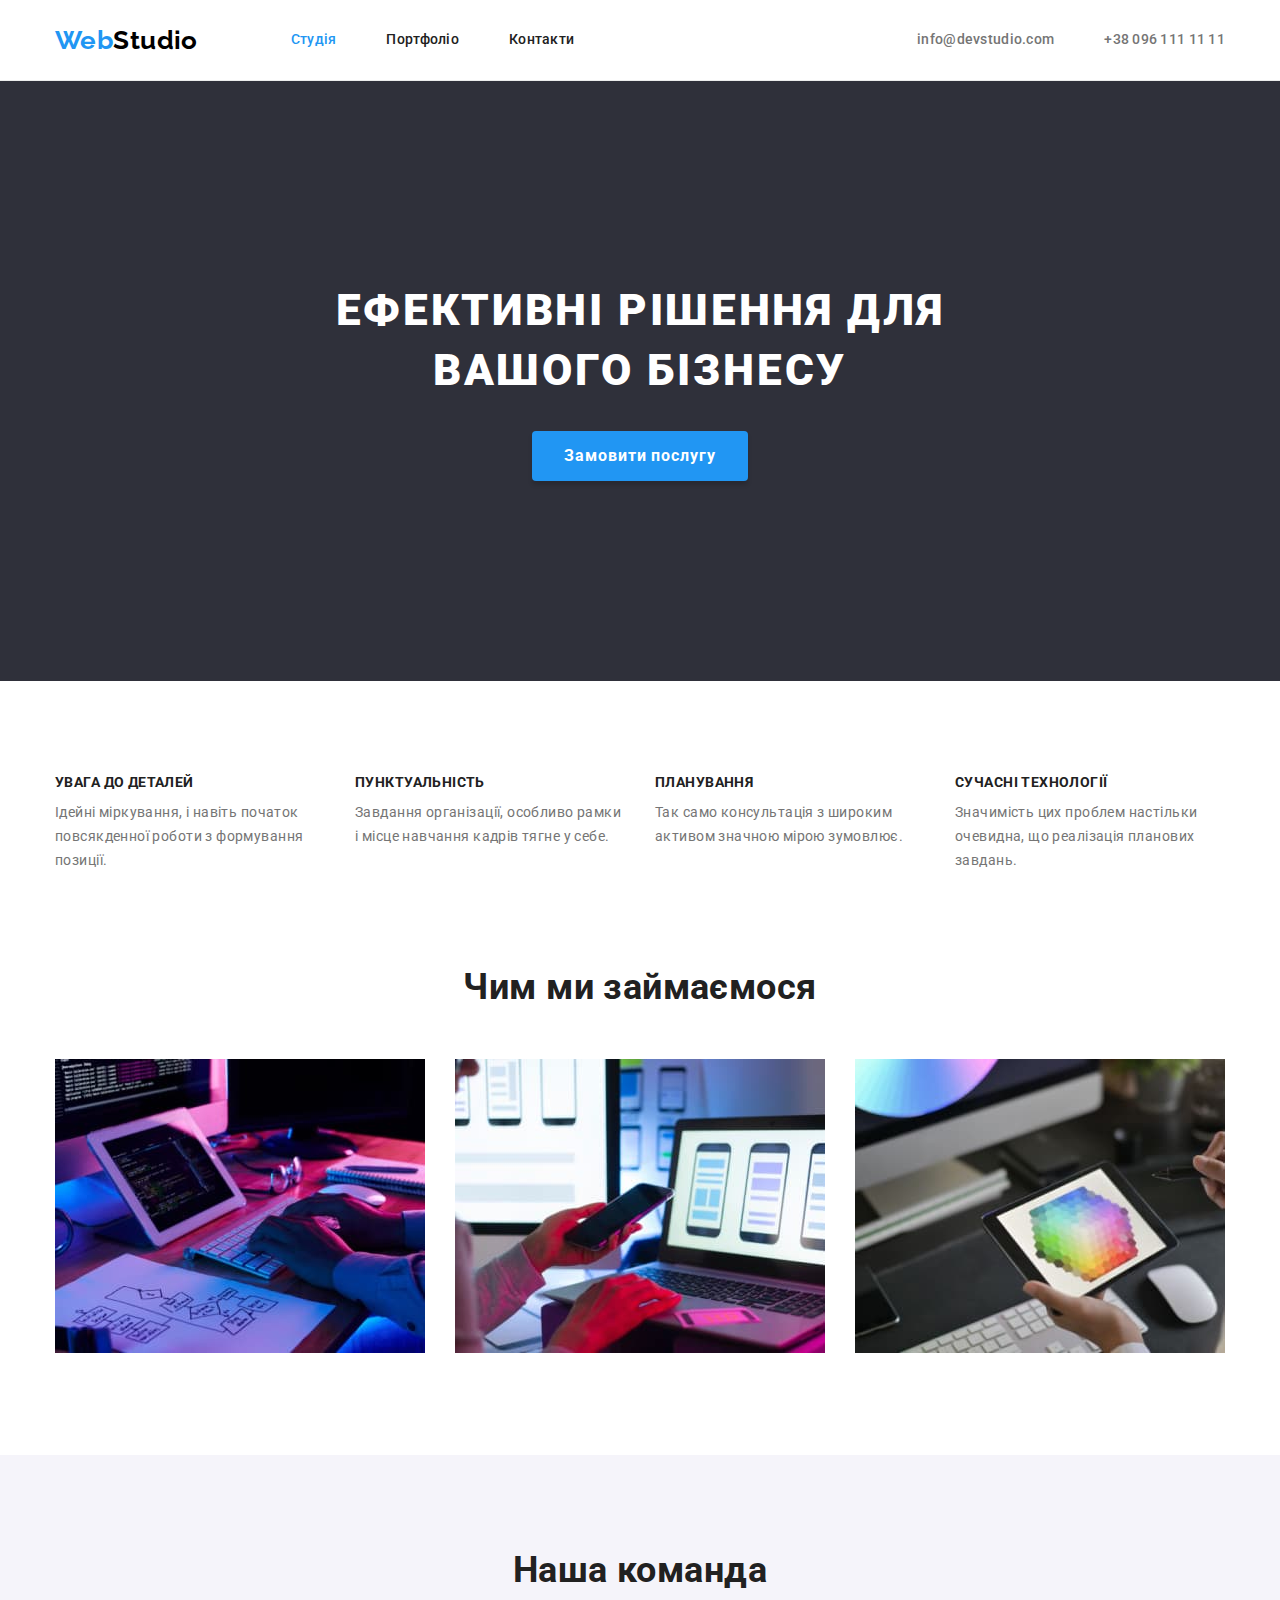
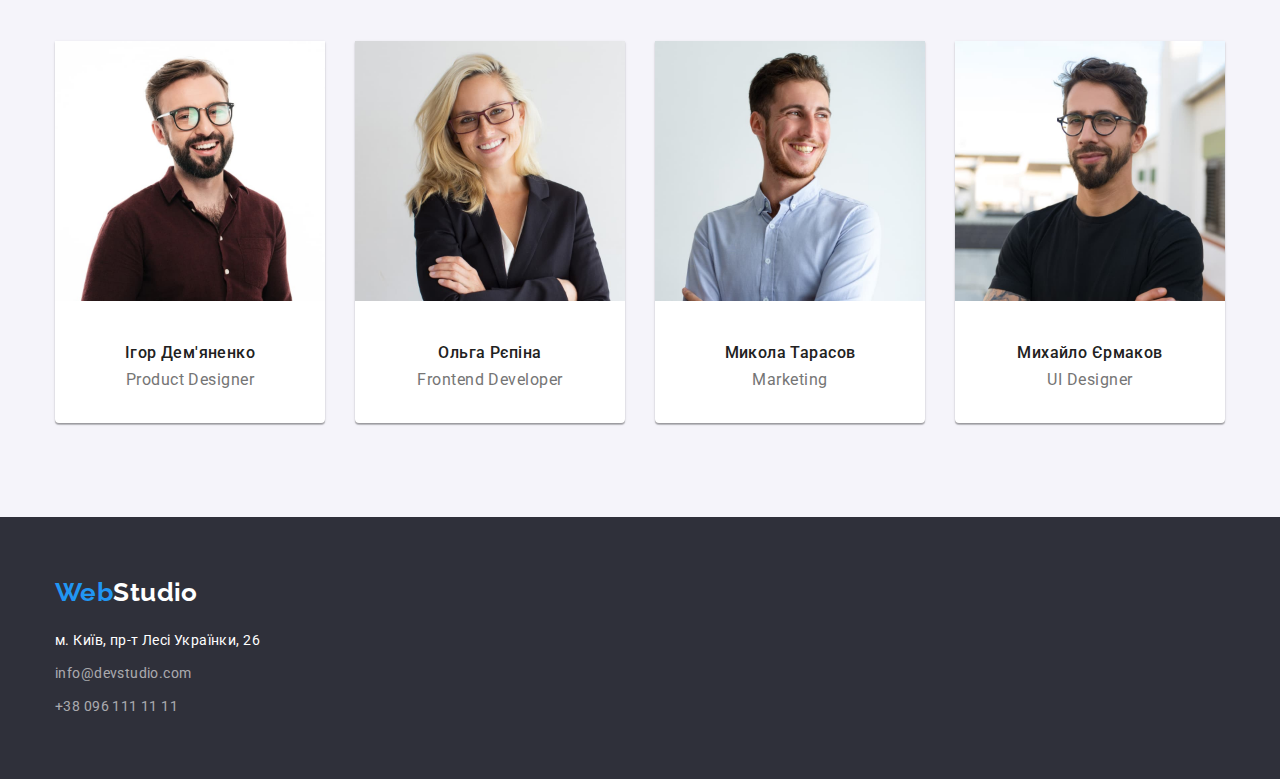
<file: index.html>
<!DOCTYPE html>
<html lang="uk">
<head>
    <meta charset="UTF-8">
    <meta http-equiv="X-UA-Compatible" content="IE=edge">
    <meta name="viewport" content="width=device-width, initial-scale=1.0">
    <title>Студія</title>
    <link rel="preconnect" href="https://fonts.googleapis.com"> 
    <link rel="preconnect" href="https://fonts.gstatic.com" crossorigin> 
    <link href="https://fonts.googleapis.com/css2?family=Raleway:wght@700&family=Roboto:wght@400;500;700;900&display=swap" rel="stylesheet">
    <link rel="stylesheet" href="https://cdnjs.cloudflare.com/ajax/libs/modern-normalize/1.1.0/modern-normalize.min.css">
    <link rel="stylesheet" href="./css/styles.css" />
</head>
<body>
    <header class="header">
        <div class="container header-main-container">
            <nav class="main-nav">
            <div class="logo-and-nav">
                <a class="logo-header" href="./index.html">Web<span class="logo-accent">Studio</span></a>
                <nav class="nav">
                    <ul class="site-nav list">
                        <li class="item"><a href="./index.html" class="link current">Студія</a></li>
                        <li class="item"><a href="./portfolio.html" class="link">Портфоліо</a></li>
                        <li class="item"><a href="" class="link">Контакти</a></li>
                    </ul>
                </nav>
            </div>
            </nav>
            <div class="main-cont">
                <a class="link-contact contact-item" href="mailto:info@devstudio.com">info@devstudio.com</a>
                <a class="link-contact" href="tel:+380961111111">+38 096 111 11 11</a>
            </div>
        </div>
    </header>
    <main>
        <section class="head">
            <div class="container">
                <h1 class="head-title">Ефективні рішення для<br>вашого бізнесу</h1>
                <div class="head-btn">
                    <button class="btn-blue" type="button">Замовити послугу</button>
                </div>
            </div>
        </section>
        <section class="section benefits-cont">
            <div class="container">
                <!-- <h2>Переваги компанії</h2> -->
                <ul class="list benefits-list">
                    <li class="benefit-item">
                        <h3 class="title">УВАГА ДО ДЕТАЛЕЙ</h3>
                        <p>Ідейні міркування, і навіть початок повсякденної роботи з формування позиції.</p>
                    </li>
                    <li class="benefit-item">
                        <h3 class="title">ПУНКТУАЛЬНІСТЬ</h3>
                        <p>Завдання організації, особливо рамки і місце навчання кадрів тягне у себе.</p>
                    </li>
                    <li class="benefit-item">
                        <h3 class="title">ПЛАНУВАННЯ</h3>
                        <p>Так само консультація з широким активом значною мірою зумовлює.</p>
                    </li>
                    <li class="benefit-item">
                        <h3 class="title">СУЧАСНІ ТЕХНОЛОГІЇ</h3>
                        <p>Значимість цих проблем настільки очевидна, що реалізація планових завдань.</p>
                    </li>
                </ul>
            </div>
        </section>
        <section class="section">
            <div class="container">
                <h2 class="section-title">Чим ми займаємося</h2>
                <ul class="list functions-list">
                    <li>
                        <img src="./images/box1.jpg" alt="box1" width="370">
                    </li>
                    <li>
                        <img src="./images/box2.jpg" alt="box2" width="370">
                    </li>
                    <li>
                        <img src="./images/box3.jpg" alt="box3" width="370">
                    </li>
                </ul>
            </div>
        </section>
        <section class="team section">
            <div class="container">
                <h2 class="section-title">Наша команда</h2>
                <ul class="list team-list">
                    <li class="team-card">
                        <img src="./images/team1.jpg" alt="team1" width="270">
                        <div class="team-member">
                            <h3 class="team-name">Ігор Дем'яненко</h3>
                            <p class="team-role">Product Designer</p>
                        </div>
                    </li>
                    <li  class="team-card">
                        <img src="./images/team2.jpg" alt="team2" width="270">
                        <div class="team-member">
                            <h3 class="team-name">Ольга Рєпіна</h3>
                            <p class="team-role">Frontend Developer</p>
                        </div>
                    </li>
                    <li  class="team-card">
                        <img src="./images/team3.jpg" alt="team3" width="270">
                        <div class="team-member">
                            <h3 class="team-name">Микола Тарасов</h3>
                            <p class="team-role">Marketing</p>
                        </div>
                    </li>
                    <li  class="team-card">
                        <img src="./images/team4.jpg" alt="team4" width="270">
                        <div class="team-member">
                            <h3 class="team-name">Михайло Єрмаков</h3>
                            <p class="team-role">UI Designer</p>
                        </div>
                    </li>
                </ul>
            </div>
        </section>
    </main>
    <footer class="head-footer">
        <div class="container footer">
            <div>
                <a class="logo-footer" href="./index.html">Web<span class="logo-accent-footer">Studio</span></a>
            </div>
            <ul class="list">
                <li class="footer-adress-cont">
                    <a class="footer-adress" href="https://goo.gl/maps/aK3BdBVCncxGQwm48" target="_blank" rel="noopener noreferrer">м. Київ, пр-т Лесі Українки, 26</a>
                </li>
                <li class="footer-contact-cont">
                    <a class="footer-contact" href="mailto:info@devstudio.com">info@devstudio.com</a>
                </li>
                <li class="footer-contact-cont">
                    <a class="footer-contact" href="tel:+380961111111">+38 096 111 11 11</a>
                </li>
            </ul>
        </div>
    </footer>
</body>
</html>
</file>
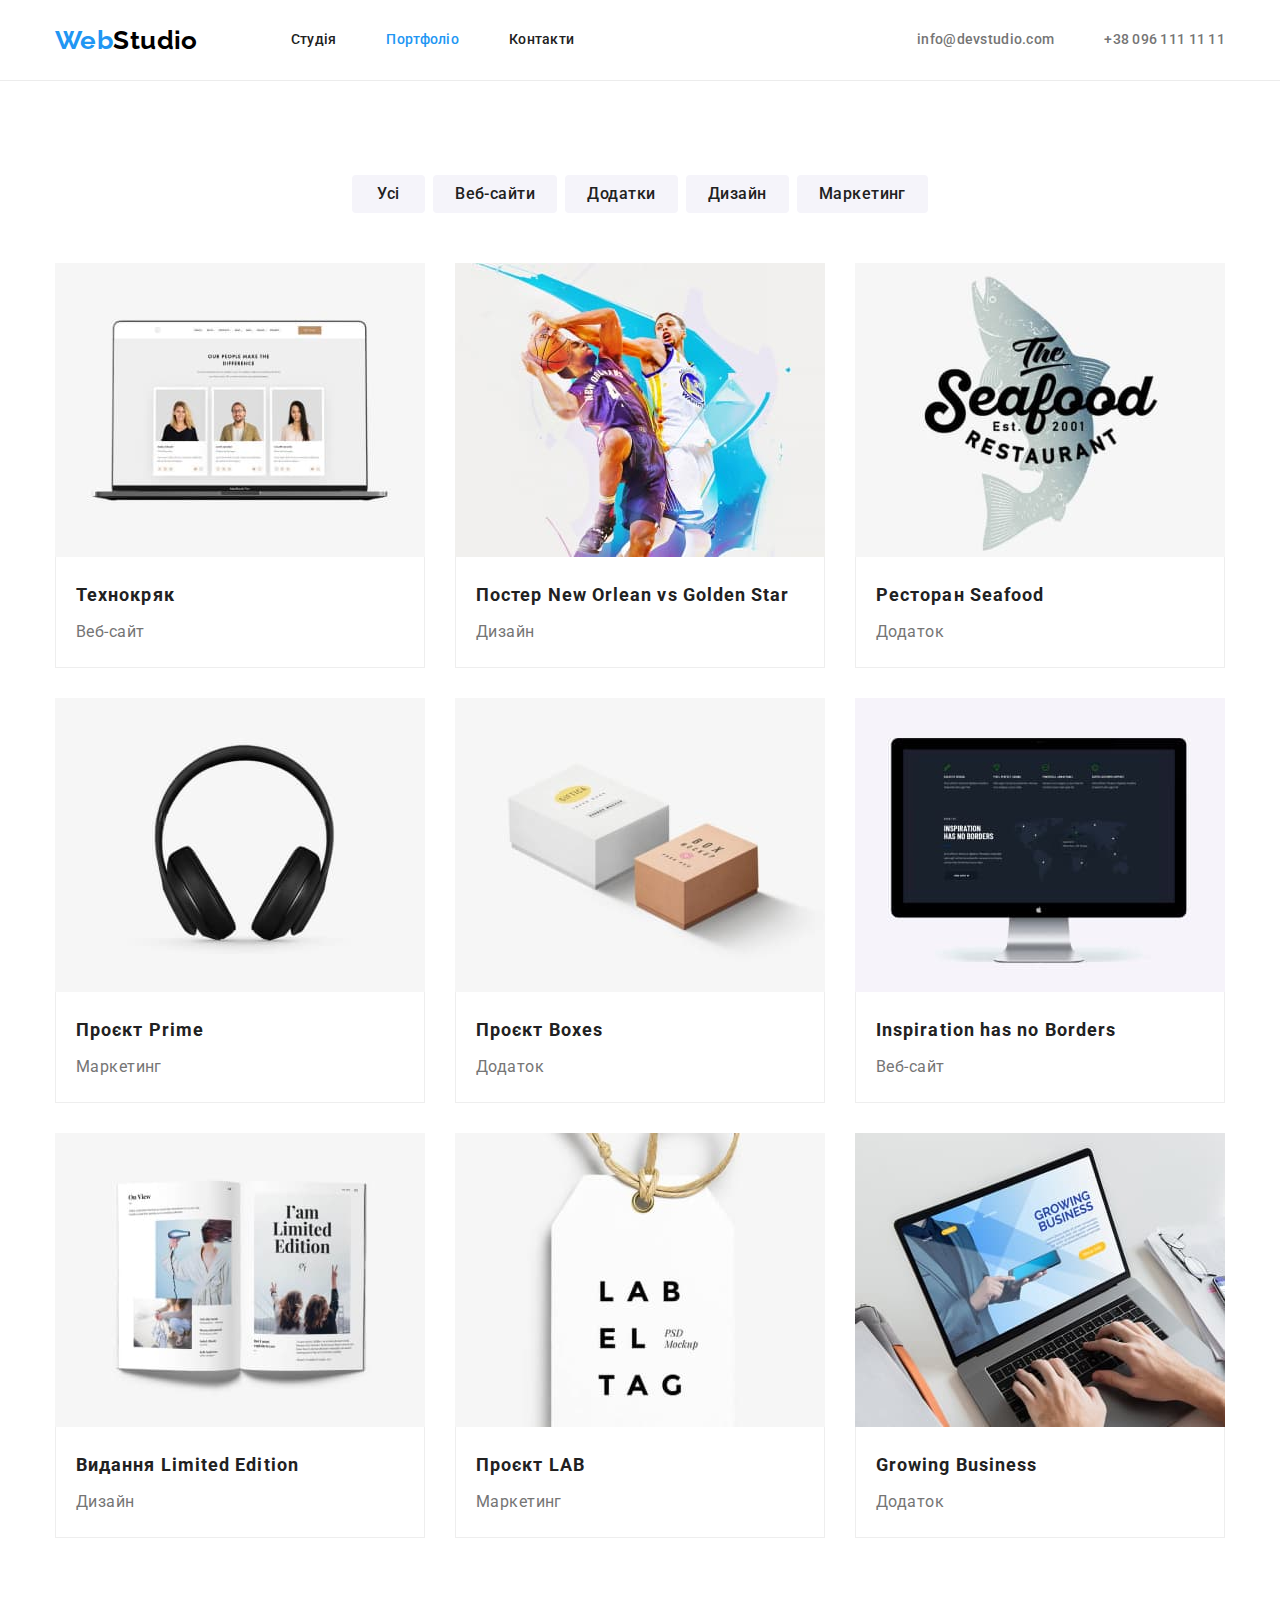
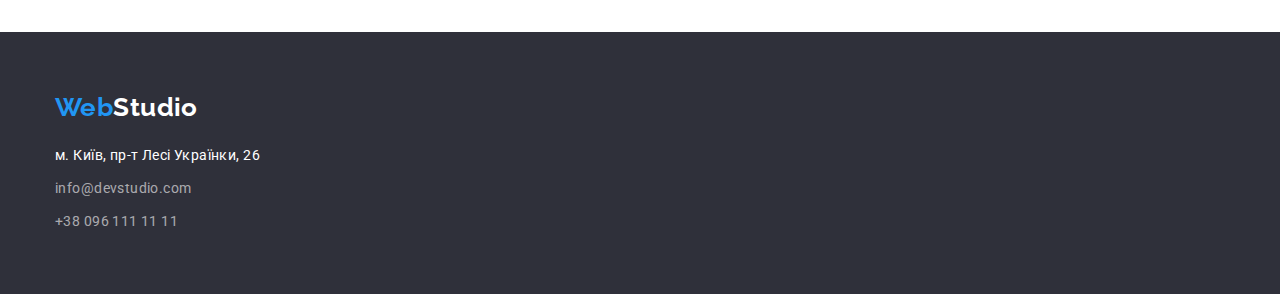
<file: portfolio.html>
<!DOCTYPE html>
<html lang="uk">
<head>
    <meta charset="UTF-8">
    <meta http-equiv="X-UA-Compatible" content="IE=edge">
    <meta name="viewport" content="width=device-width, initial-scale=1.0">
    <title>Портфоліо</title>
    <link rel="preconnect" href="https://fonts.googleapis.com"> 
    <link rel="preconnect" href="https://fonts.gstatic.com" crossorigin> 
    <link href="https://fonts.googleapis.com/css2?family=Raleway:wght@700&family=Roboto:wght@400;500;700;900&display=swap" rel="stylesheet">
    <link rel="stylesheet" href="https://cdnjs.cloudflare.com/ajax/libs/modern-normalize/1.1.0/modern-normalize.min.css">
    <link rel="stylesheet" href="./css/styles.css" />
</head>
<body>
    <header class="header">
        <div class="container header-main-container">
            <nav class="main-nav">
            <div class="logo-and-nav">
                <a class="logo-header" href="./index.html">Web<span class="logo-accent">Studio</span></a>
                <nav class="nav">
                    <ul class="site-nav list">
                        <li class="item"><a href="./index.html" class="link">Студія</a></li>
                        <li class="item"><a href="./portfolio.html" class="link current">Портфоліо</a></li>
                        <li class="item"><a href="" class="link">Контакти</a></li>
                    </ul>
                </nav>
            </div>
            </nav>
            <div class="main-cont">
                <a class="link-contact contact-item" href="mailto:info@devstudio.com">info@devstudio.com</a>
                <a class="link-contact" href="tel:+380961111111">+38 096 111 11 11</a>
            </div>
        </div>
    </header>
    <main>
        <section class="section portfolio">
            <div class="container">
                <!-- <h1 class="">Заголовок порфоліо</h1> -->
                <ul class="list portfolio-btn-cont">
                    <li class="portfolio-nav">
                        <button  class="btn-gray" type="button">Усі</button>
                    </li>
                    <li class="portfolio-nav">
                        <button  class="btn-gray" type="button">Веб-сайти</button>
                    </li>
                    <li class="portfolio-nav">
                        <button  class="btn-gray" type="button">Додатки</button>
                    </li>
                    <li class="portfolio-nav">
                        <button  class="btn-gray" type="button">Дизайн</button>
                    </li>
                    <li class="portfolio-nav">
                        <button  class="btn-gray" type="button">Маркетинг</button>
                    </li>
                </ul>
                <ul class="list portfolio-section">
                    <li class="portfolio-list">
                        <img class="img" src="./images/portfolio/portfolio1.jpg" alt="portfolio1" width="370">
                        <div class="portfolio-dsr">
                            <h2 class="portfolio-list-title">Технокряк</h2>
                            <p class="portfolio-list-text">Веб-сайт</p>
                        </div>
                    </li>
                    <li  class="portfolio-list">
                        <img class="img" src="./images/portfolio/portfolio2.jpg" alt="portfolio2" width="370">
                        <div class="portfolio-dsr">
                            <h2 class="portfolio-list-title">Постер New Orlean vs Golden Star</h2>
                            <p class="portfolio-list-text">Дизайн</p>
                        </div>
                    </li>
                    <li  class="portfolio-list">
                        <img class="img" src="./images/portfolio/portfolio3.jpg" alt="portfolio3" width="370">
                        <div class="portfolio-dsr">
                            <h2 class="portfolio-list-title">Ресторан Seafood</h2>
                            <p class="portfolio-list-text">Додаток</p>
                        </div>
                    </li>
                    <li  class="portfolio-list">
                        <img class="img" src="./images/portfolio/portfolio4.jpg" alt="portfolio4" width="370">
                        <div class="portfolio-dsr">
                            <h2 class="portfolio-list-title">Проєкт Prime</h2>
                            <p class="portfolio-list-text">Маркетинг</p>
                        </div>
                    </li>
                    <li  class="portfolio-list">
                        <img class="img" src="./images/portfolio/portfolio5.jpg" alt="portfolio5" width="370">
                        <div class="portfolio-dsr">
                            <h2 class="portfolio-list-title">Проєкт Boxes</h2>
                            <p class="portfolio-list-text">Додаток</p>
                        </div>
                    </li>
                    <li  class="portfolio-list">
                        <img class="img" src="./images/portfolio/portfolio6.jpg" alt="portfolio6" width="370">
                        <div class="portfolio-dsr">
                            <h2 class="portfolio-list-title">Inspiration has no Borders</h2>
                            <p class="portfolio-list-text">Веб-сайт</p>
                        </div>
                    </li>
                    <li  class="portfolio-list">
                        <img class="img" src="./images/portfolio/portfolio7.jpg" alt="portfolio7" width="370">
                        <div class="portfolio-dsr">
                            <h2 class="portfolio-list-title">Видання Limited Edition</h2>
                            <p class="portfolio-list-text">Дизайн</p>
                        </div>
                    </li>
                    <li  class="portfolio-list">
                        <img class="img" src="./images/portfolio/portfolio8.jpg" alt="portfolio8" width="370">
                        <div class="portfolio-dsr">
                            <h2 class="portfolio-list-title">Проєкт LAB</h2>
                            <p class="portfolio-list-text">Маркетинг</p>
                        </div>
                    </li>
                    <li  class="portfolio-list">
                        <img class="img" src="./images/portfolio/portfolio9.jpg" alt="portfolio9" width="370">
                        <div class="portfolio-dsr">
                            <h2 class="portfolio-list-title">Growing Business</h2>
                            <p class="portfolio-list-text">Додаток</p>
                        </div>
                    </li>
                </ul>
            </div>
        </section>
    </main>
    <footer class="head-footer">
        <div class="container footer">
            <div>
                <a class="logo-footer" href="./index.html">Web<span class="logo-accent-footer">Studio</span></a>
            </div>
            <ul class="list">
                <li class="footer-adress-cont">
                    <a class="footer-adress" href="https://goo.gl/maps/aK3BdBVCncxGQwm48" target="_blank" rel="noopener noreferrer">м. Київ, пр-т Лесі Українки, 26</a>
                </li>
                <li class="footer-contact-cont">
                    <a class="footer-contact" href="mailto:info@devstudio.com">info@devstudio.com</a>
                </li>
                <li class="footer-contact-cont">
                    <a class="footer-contact" href="tel:+380961111111">+38 096 111 11 11</a>
                </li>
            </ul>
        </div>
    </footer>
</body>
</html>
</file>
<file: css/styles.css>
:root {
    /* text */
    --primary-text-colour: #757575;
    --title-text-colour: #212121;
    --logo-text-color: #000000;
    --accent-text-color: #2196F3;
    --hero-text-color: #FFFFFF;
    /* background */
    --primary-bgr-color: #ffffff;
    --secondary-bgr-color: #F5F4FA;
    --footer-brt-color: #2F303A;
}

html {
    box-sizing: border-box;
}

*,
*::before,
*::after {
    box-sizing: inherit;
}

h1, h2, h3, h4, h5, h6, p, ul {
    margin: 0;
    padding: 0;
}

body {
    background-color: var(--primary-bgr-color);
    font-family: 'Roboto', sans-serif;
    font-weight: 400;
    font-size: 14px;
    line-height: 1.71;
    letter-spacing: 0.03em;
    color: var(--primary-text-colour);
}

.container {
    width: 1200px;
    padding-left: 15px;
    padding-right: 15px;
    margin: 0 auto;
}

.section {
    padding: 94px 0;
}

.list {
    list-style: none;
    padding: 0;
    margin: 0;
}

/* header */

.header {
    border-bottom: 1px solid #ECECEC;
}

.header-main-container {
    display: flex;
    justify-content: space-between;
}

.main-nav {
    display: flex;
    align-items: center;
    justify-content:space-between;
}

.logo-and-nav {
    display: flex;
    align-items: center;
}

.logo-header {
    text-decoration: none;
    font-family: 'Raleway';
    font-weight: 700;
    font-size: 26px;
    line-height: 1.19;
    color: var(--accent-text-color);

    margin-right: 93px;
}

.logo-accent {
    color: var(--logo-text-color);
}

.main-cont {
    display: flex;
    align-items: center;
}

/* Site nav */
.site-nav {
    display: flex;
}

.site-nav .item:not(:last-child) {
    margin-right: 50px;
}

.nav .link {
    display: block;
    padding-top: 32px;
    padding-bottom: 32px;

    text-decoration: none;
    color: var(--title-text-colour);

    font-weight: 500;
    font-size: 14px;
    line-height: 1.14;
    letter-spacing: 0.02em;
}

.nav .current {
    color: var(--accent-text-color);
}

.nav .link:hover,
.nav .link:focus {
    color: var(--accent-text-color);
}

.contact-item {
    margin-right: 50px;
}

.link-contact {
    text-decoration: none;
    color: var(--primary-text-colour);
    font-weight: 500;
    font-size: 14px;
    line-height: 1.14;
    letter-spacing: 0.02em;
}

.link-contact:hover,
.link-contact:focus {
    color: var(--accent-text-color);
}

/* hero */

.head {
    background-color: var(--footer-brt-color);
    padding: 200px 0;
}

.head-title {
    font-weight: 900;
    font-size: 44px;
    line-height: 1.36;
    text-align: center;
    letter-spacing: 0.06em;
    text-transform: uppercase;
    color: var(--hero-text-color);
    margin-bottom: 30px;
}

.head-btn {
    display: flex;
    justify-content:center;
}

.btn-blue {
    display: inline-block;
    border-radius: 4px;
    padding: 10px 32px;
    min-width: 216px;

    color: var(--hero-text-color);
    background-color: var(--accent-text-color);
    box-shadow: 0px 4px 4px rgba(0, 0, 0, 0.15);
    border: transparent;

    font-weight: 700;
    font-size: 16px;
    line-height: 1.88;
    letter-spacing: 0.06em;
    text-align: center;}

.btn-blue:hover,
.btn-blue:focus {
    color: var(--accent-text-color);
    background-color: var(--secondary-bgr-color);
    cursor: pointer;
}

/* main */

.benefits-cont {
    padding-bottom: 0;
}

.benefits-list {
    display: flex;
    justify-content: space-between;
}

.benefit-item {
    width: 270px;
}

.section-title {
    font-weight: 700;
    font-size: 36px;
    line-height: 1.17;
    color: var(--title-text-colour);
    text-align: center;
    margin-bottom: 50px;
}

.functions-list {
    display: flex;
    justify-content: space-between;
}

.team {
    background-color: var(--secondary-bgr-color);
}

.team-list {
    display: flex;
    justify-content: space-between;
}

.team-card {
    background: var(--primary-bgr-color);
    box-shadow: 0px 1px 3px rgba(0, 0, 0, 0.12), 0px 1px 1px rgba(0, 0, 0, 0.14), 0px 2px 1px rgba(0, 0, 0, 0.2);
    border-radius: 0px 0px 4px 4px;
}

.team-member {
    padding: 30px;
}

.title {
    font-weight: 700;
    font-size: 14px;
    line-height: 1.14;
    color: var(--title-text-colour);

    margin-bottom: 10px;
}

.team-name {
    font-weight: 500;
    font-size: 16px;
    text-align: center;
    color: var(--title-text-colour);
}

.team-role {
    font-weight: 400;
    font-size: 16px;
    text-align: center;
    letter-spacing: 0.03em;
}

/* footer */

.head-footer {
    background-color: var(--footer-brt-color);
    padding: 60px 0;
}

.footer {
    display: block;
}

.logo-footer {
    text-decoration: none;
    font-family: 'Raleway';
    font-weight: 700;
    font-size: 26px;
    line-height: 1.19;
    color: var(--accent-text-color);
}

.logo-accent {
    color: var(--logo-text-color);
}

.logo-accent-footer {
    color: var(--hero-text-color);
}

.footer-adress-cont {
    margin-top: 20px;
}

.footer-adress {
    text-decoration: none;
    font-style: normal;
    font-weight: 400;
    font-size: 14px;
    line-height: 1.71;
    color: var(--hero-text-color);
}

.footer-contact-cont {
    margin-top: 9px;
}

.footer-contact {
    text-decoration: none;
    font-style: normal;
    font-weight: 400;
    font-size: 14px;
    line-height: 1.71;
    color: rgba(255, 255, 255, 0.6);
}

/* portfolio page */

.portfolio {
    /* margin: 94px 0; */
}

/* portfolio buttons */

.portfolio-btn-cont {
    display: flex;
    justify-content: center;
    margin-bottom: 50px;
}

.portfolio-nav {
    display: inline-flex;
    margin-right: 8px;
}

.btn-gray {
    border-radius: 4px;
    padding: 6px 22px;
    min-width: 73px;

    color: var(--title-text-colour);
    background-color: var(--secondary-bgr-color);
    border: transparent;

    font-weight: 500;
    font-size: 16px;
    line-height: 1.62;
    text-align: center;
    letter-spacing: 0.03em;
}

.portfolio-btn-cont .portfolio-nav:last-child {
    margin-right: 0px;
}

.btn-gray:hover,
.btn-gray:focus {
    color: var(--hero-text-color);
    background-color: var(--accent-text-color);
    box-shadow: 0px 3px 1px rgba(0, 0, 0, 0.1), 0px 1px 2px rgba(0, 0, 0, 0.08), 0px 2px 2px rgba(0, 0, 0, 0.12);
    cursor: pointer;
}

/* portfolio section */

.portfolio-section {
    display: flex;
    flex-wrap: wrap;
}

/* portfolio list */

.portfolio-list {
    background: var(--hero-text-color);
    
    margin-right: 30px;
    margin-bottom: 30px;
}

.img {
    vertical-align: bottom;
}

.portfolio-dsr {
    border: 1px solid #EEEEEE;
    border-top: transparent;

    padding: 20px;
}

.portfolio-section .portfolio-list:nth-child(3n) {
    margin-right: 0;
}

.portfolio-section .portfolio-list:nth-child(n + 7) {
  margin-bottom: 0;
}

.portfolio-list-title {
    font-weight: 700;
    font-size: 18px;
    line-height: 2.0;
    letter-spacing: 0.06em;
    color: var(--title-text-colour);

    margin-bottom: 4px;
}

.portfolio-list-text {
    font-size: 16px;
    line-height: 1.88;
}
</file>
